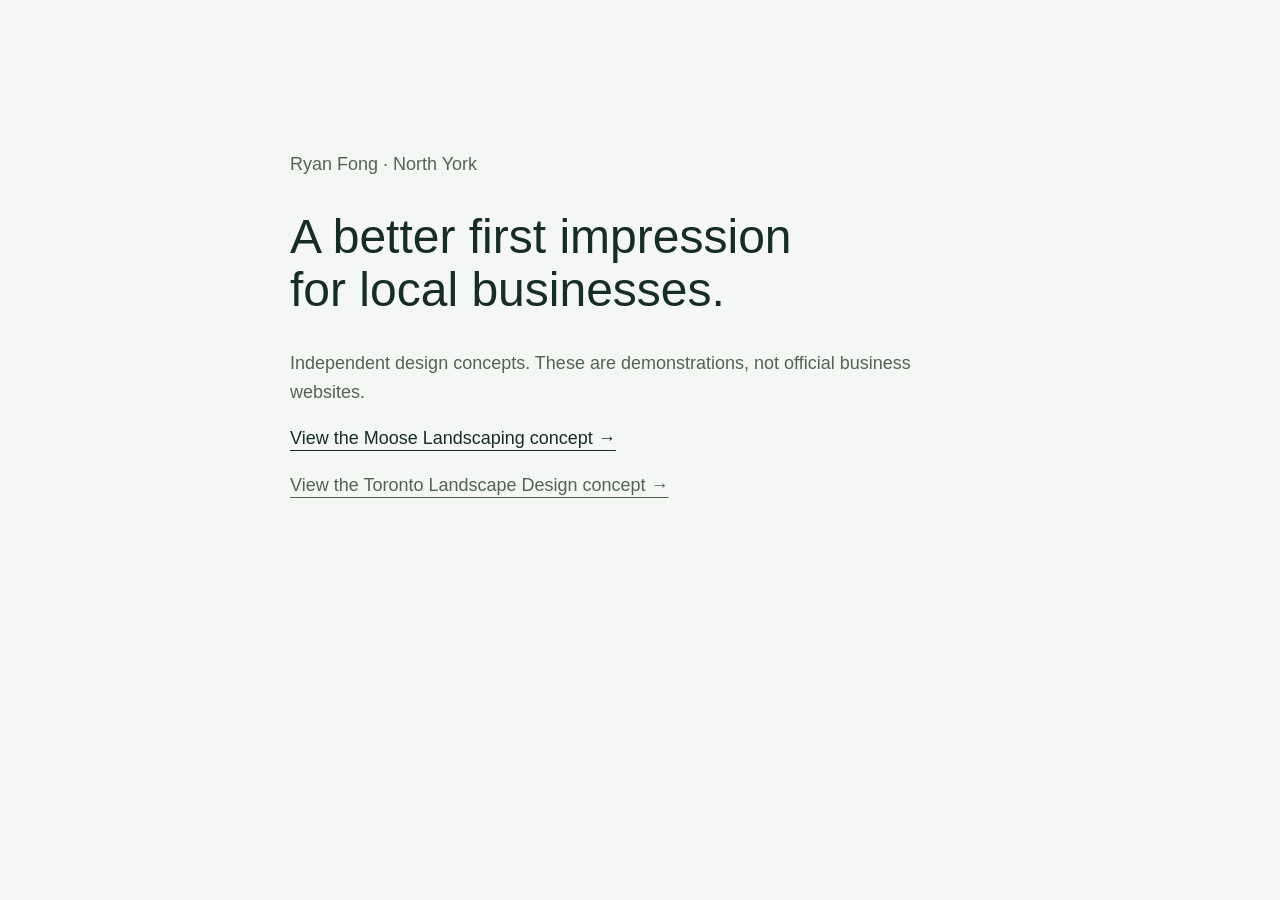
<file: index.html>
<!doctype html><html lang="en"><head><meta charset="utf-8"><meta name="viewport" content="width=device-width,initial-scale=1"><meta name="robots" content="noindex,nofollow"><title>Website concepts · Ryan Fong</title><link rel="icon" href="./assets/favicon.svg"><style>body{font:18px/1.6 Arial,sans-serif;color:#162d24;background:#f5f7f4;max-width:700px;margin:12vh auto;padding:24px}h1{font-weight:400;font-size:48px;line-height:1.1}a{color:inherit;text-underline-offset:6px}a:focus-visible{outline:2px solid #163b31;outline-offset:4px}p{color:#526359}</style></head><body><main><p>Ryan Fong · North York</p><h1>A better first impression<br>for local businesses.</h1><p>Independent design concepts. These are demonstrations, not official business websites.</p><a href="./moose/">View the Moose Landscaping concept →</a><p><a href="./toronto-landscape-design/">View the Toronto Landscape Design concept →</a></p></main></body></html>
</file>
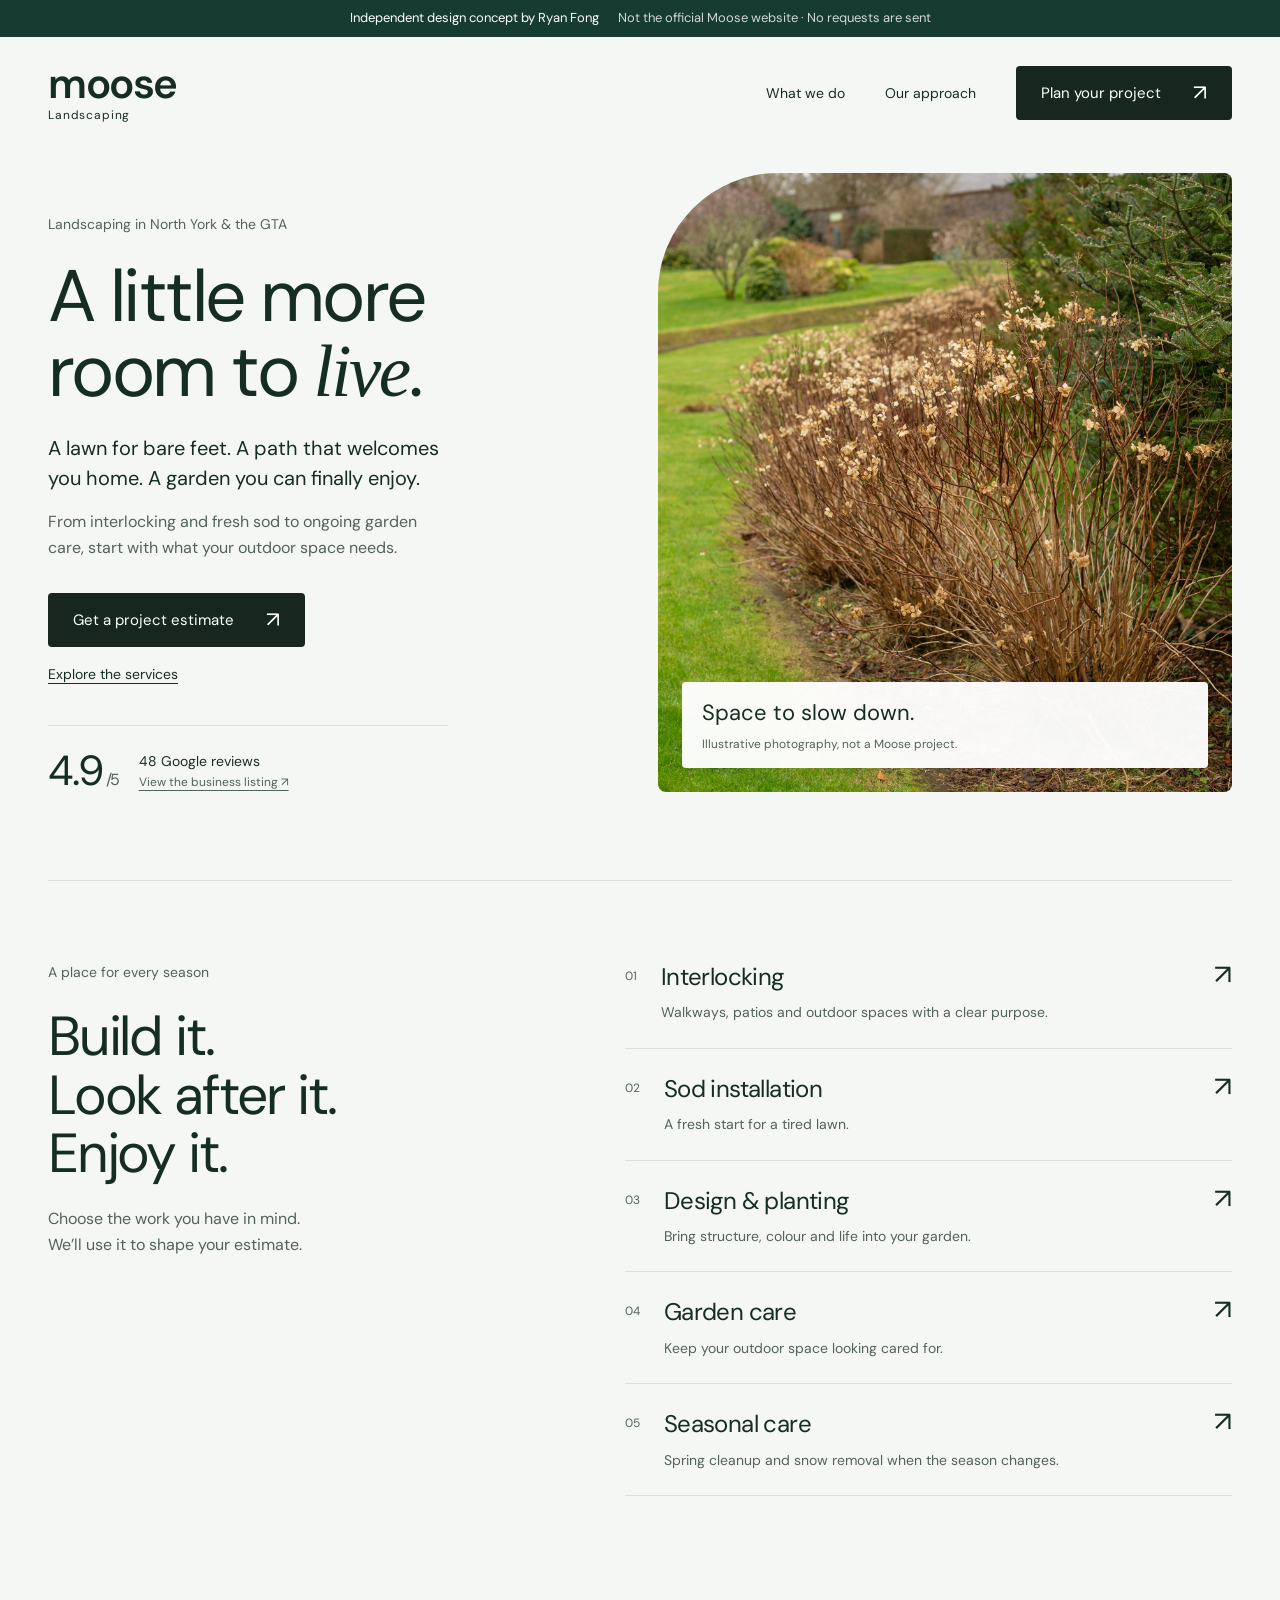
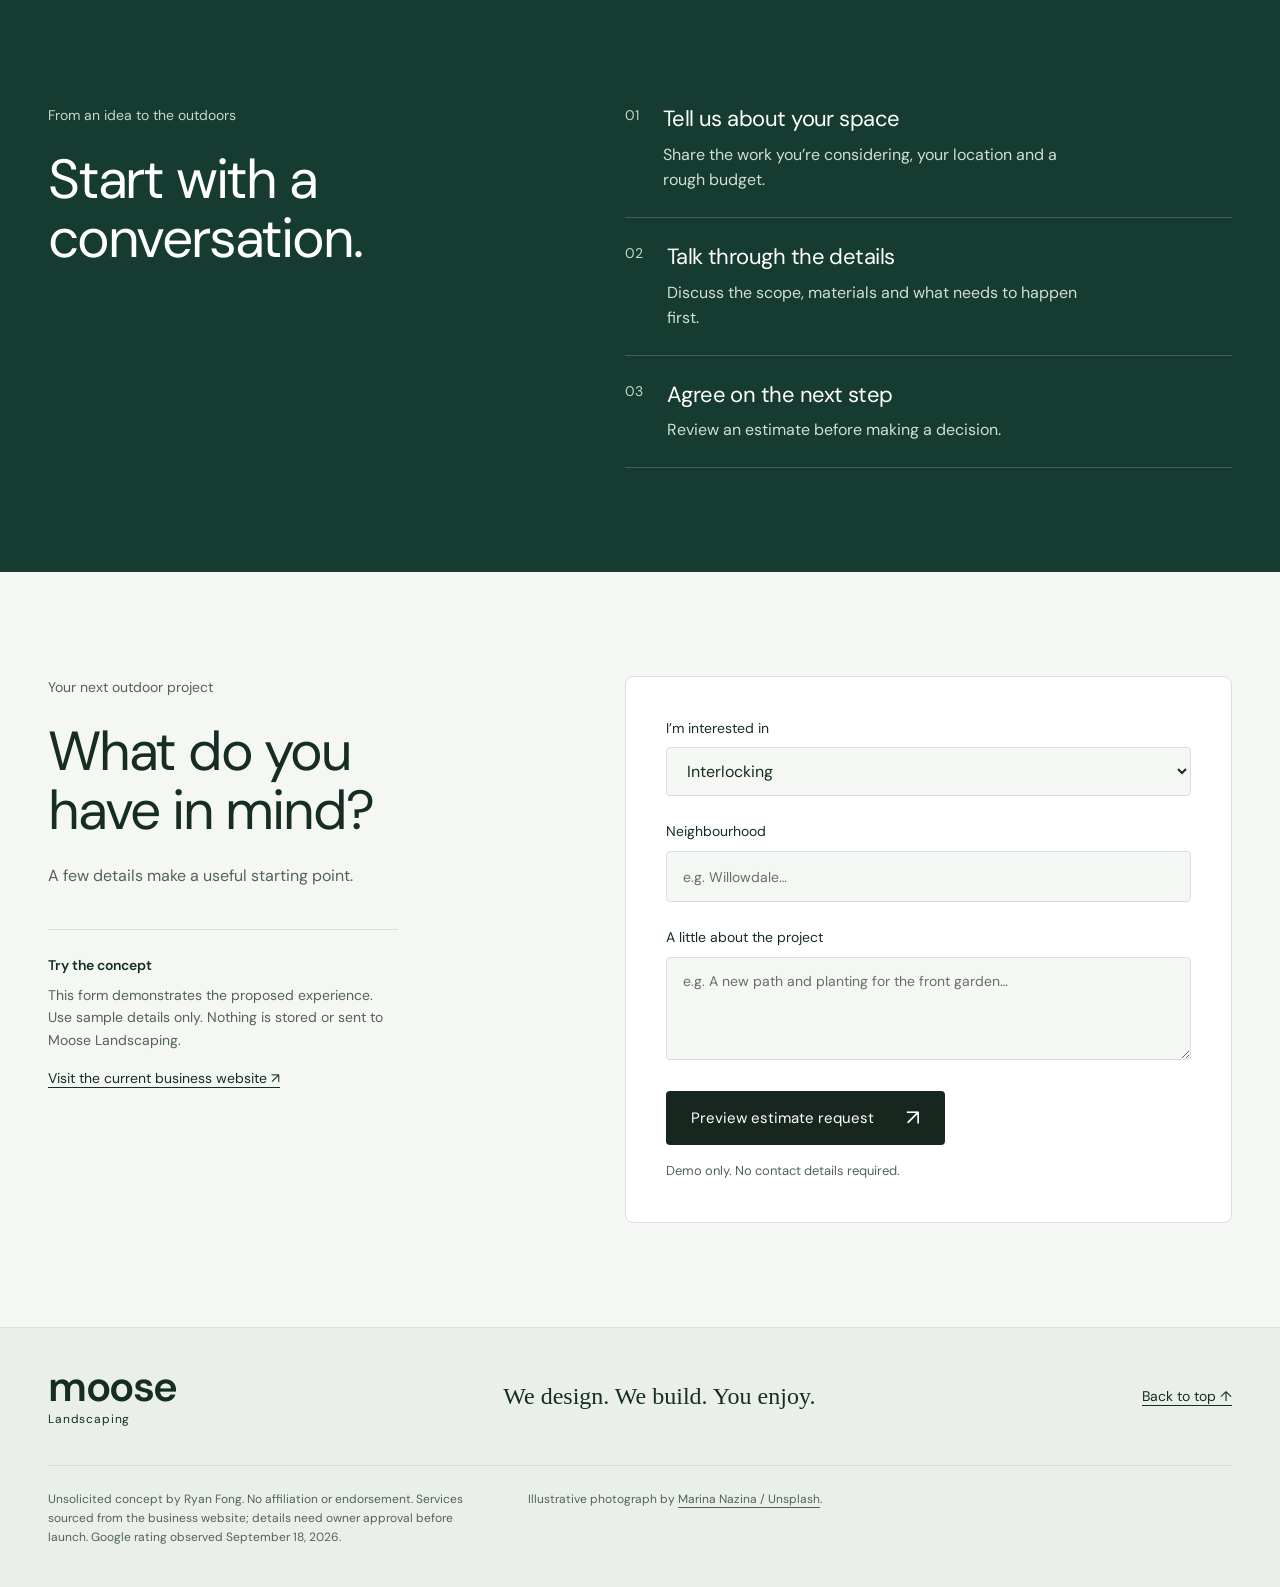
<file: moose/index.html>
<!doctype html>
<html lang="en-CA">
<head>
<meta charset="utf-8"><meta name="viewport" content="width=device-width, initial-scale=1">
<meta name="robots" content="noindex,nofollow"><meta name="theme-color" content="#163b31">
<title>Moose Landscaping — an independent website concept</title>
<meta name="description" content="A website design concept for Moose Landscaping by Ryan Fong. Not an official business website.">
<link rel="preload" href="../assets/dm-sans-regular.ttf" as="font" type="font/ttf" crossorigin><link rel="icon" href="../assets/favicon.svg" type="image/svg+xml"><link rel="stylesheet" href="./style.css">
</head>
<body>
<a class="skip" href="#main">Skip to content</a>
<div class="concept-bar">Independent design concept by Ryan Fong <span>Not the official Moose website · No requests are sent</span></div>
<header class="site-header wrap">
<a class="wordmark" href="#main" aria-label="Moose Landscaping concept home">moose<span>Landscaping</span></a>
<nav aria-label="Main navigation"><a href="#services">What we do</a><a href="#approach">Our approach</a><a class="button dark" href="#estimate">Plan your project <span aria-hidden="true">↗</span></a></nav>
</header>
<main id="main">
<section class="hero wrap">
<div class="hero-copy"><p class="location">Landscaping in North York & the GTA</p><h1>A little more<br>room to <em>live.</em></h1><p class="intro">A lawn for bare feet. A path that welcomes you home. A garden you can finally enjoy.</p><p class="support">From interlocking and fresh sod to ongoing garden care, start with what your outdoor space needs.</p><a class="button dark" href="#estimate">Get a project estimate <span aria-hidden="true">↗</span></a><a class="quiet-link" href="#services">Explore the services</a><div class="review"><span class="score">4.9<span>/5</span></span><div>48 Google reviews<a href="https://www.google.com/maps/search/?api=1&query=Moose+Landscaping+9+Liszt+Gate+North+York" target="_blank" rel="noopener noreferrer">View the business listing ↗</a></div></div></div>
<figure class="hero-image"><img src="../assets/garden.jpg" width="1200" height="1500" alt="A garden path beside a lawn, hydrangeas and layered planting; illustrative stock photography" fetchpriority="high"><figcaption>Space to slow down.<span>Illustrative photography, not a Moose project.</span></figcaption></figure>
</section>
<section class="services wrap" id="services"><div class="section-intro"><p class="section-label">A place for every season</p><h2>Build it.<br>Look after it.<br>Enjoy it.</h2><p>Choose the work you have in mind. We’ll use it to shape your estimate.</p></div><div class="service-list">
<a href="#estimate" data-service="Interlocking"><span class="number">01</span><div><h3>Interlocking</h3><p>Walkways, patios and outdoor spaces with a clear purpose.</p></div><span class="service-arrow" aria-hidden="true">↗</span></a>
<a href="#estimate" data-service="Sod installation"><span class="number">02</span><div><h3>Sod installation</h3><p>A fresh start for a tired lawn.</p></div><span class="service-arrow" aria-hidden="true">↗</span></a>
<a href="#estimate" data-service="Design and planting"><span class="number">03</span><div><h3>Design & planting</h3><p>Bring structure, colour and life into your garden.</p></div><span class="service-arrow" aria-hidden="true">↗</span></a>
<a href="#estimate" data-service="Garden care"><span class="number">04</span><div><h3>Garden care</h3><p>Keep your outdoor space looking cared for.</p></div><span class="service-arrow" aria-hidden="true">↗</span></a>
<a href="#estimate" data-service="Seasonal cleanup or snow removal"><span class="number">05</span><div><h3>Seasonal care</h3><p>Spring cleanup and snow removal when the season changes.</p></div><span class="service-arrow" aria-hidden="true">↗</span></a>
</div></section>
<section class="approach" id="approach"><div class="wrap approach-grid"><div><p class="section-label">From an idea to the outdoors</p><h2>Start with a<br>conversation.</h2></div><ol><li><span>01</span><div><h3>Tell us about your space</h3><p>Share the work you’re considering, your location and a rough budget.</p></div></li><li><span>02</span><div><h3>Talk through the details</h3><p>Discuss the scope, materials and what needs to happen first.</p></div></li><li><span>03</span><div><h3>Agree on the next step</h3><p>Review an estimate before making a decision.</p></div></li></ol></div></section>
<section id="estimate" class="estimate wrap"><div><p class="section-label">Your next outdoor project</p><h2>What do you<br>have in mind?</h2><p class="estimate-copy">A few details make a useful starting point.</p><aside><strong>Try the concept</strong><p>This form demonstrates the proposed experience. Use sample details only. Nothing is stored or sent to Moose Landscaping.</p><a href="https://mooselandscaping.ca/contact/" target="_blank" rel="noopener noreferrer">Visit the current business website ↗</a></aside></div>
<form id="estimate-form"><div class="field"><label for="service">I’m interested in</label><select name="service" id="service"><option>Interlocking</option><option>Sod installation</option><option>Design and planting</option><option>Garden care</option><option>Seasonal cleanup or snow removal</option></select></div><div class="field"><label for="area">Neighbourhood</label><input id="area" name="area" autocomplete="off" placeholder="e.g. Willowdale…" maxlength="100"></div><div class="field"><label for="details">A little about the project</label><textarea id="details" name="details" rows="3" autocomplete="off" placeholder="e.g. A new path and planting for the front garden…" maxlength="1000"></textarea></div><button class="button dark" type="submit">Preview estimate request <span aria-hidden="true">↗</span></button><p class="form-note">Demo only. No contact details required.</p><div id="confirmation" class="confirmation" role="status" tabindex="-1" hidden></div></form></section>
</main>
<footer><div class="wrap footer-top"><a class="wordmark" href="#main">moose<span>Landscaping</span></a><p>We design. We build. You enjoy.</p><a href="#main">Back to top ↑</a></div><div class="wrap legal"><p>Unsolicited concept by Ryan Fong. No affiliation or endorsement. Services sourced from the business website; details need owner approval before launch. Google rating observed September 18, 2026.</p><p>Illustrative photograph by <a href="https://unsplash.com/photos/ZsDPaogSt5k" target="_blank" rel="noopener noreferrer">Marina Nazina / Unsplash</a>.</p></div></footer>
<script src="./app.js"></script>
</body></html>
</file>
<file: moose/style.css>
@font-face{font-family:"DM Sans";src:url(../assets/dm-sans-regular.ttf) format("truetype");font-weight:400;font-display:swap}@font-face{font-family:"DM Sans";src:url(../assets/dm-sans-semibold.ttf) format("truetype");font-weight:600;font-display:swap}
:root{--ink:#162d24;--muted:#526359;--paper:#f5f7f4;--white:#fff;--line:#d9e0d9;--forest:#163b31;--ring:#1a5d41;--radius:8px;--section:104px}*{box-sizing:border-box;border-color:var(--line)}html{scroll-behavior:smooth;scroll-padding-top:24px}body{margin:0;background:var(--paper);color:var(--ink);font-family:"DM Sans",Arial,sans-serif;font-size:16px;line-height:1.6;-webkit-font-smoothing:antialiased}a{color:inherit;text-underline-offset:4px}button,input,select,textarea{font:inherit}a,button{touch-action:manipulation}a:focus-visible,button:focus-visible,input:focus-visible,select:focus-visible,textarea:focus-visible{outline:2px solid var(--ring);outline-offset:4px}h1,h2,h3,p,figure{margin:0}h1,h2,h3{font-weight:400;text-wrap:balance}h1{font-size:clamp(48px,5.7vw,84px);line-height:1.03;letter-spacing:-.035em;margin:24px 0}h1 em{font-family:Georgia,serif;font-weight:400}h2{font-size:clamp(40px,4.3vw,60px);line-height:1.06;letter-spacing:-.04em}h3{font-size:24px;line-height:1.35;letter-spacing:-.025em}.wrap{width:min(1280px,calc(100% - 96px));margin-inline:auto}.skip{position:absolute;top:-80px;left:16px;background:white;padding:12px;z-index:50}.skip:focus{top:8px}.concept-bar{background:var(--forest);color:white;text-align:center;padding:8px 24px;font-size:13px}.concept-bar span{opacity:.8;margin-left:16px}.site-header{display:flex;justify-content:space-between;align-items:center;min-height:112px;gap:32px}.wordmark{font-size:42px;letter-spacing:-.035em;text-decoration:none;line-height:.9;font-weight:600;display:inline-block}.wordmark span{display:block;font-size:12px;letter-spacing:.07em;font-weight:400;margin-top:8px}nav{display:flex;align-items:center;gap:40px}nav>a{text-decoration:none;font-size:14px}nav>a:not(.button):hover,.quiet-link:hover{color:#4b725a;text-decoration:underline}.button{display:inline-flex;gap:32px;align-items:center;justify-content:space-between;min-height:52px;padding:14px 24px;border:1px solid transparent;border-radius:4px;text-decoration:none;font-size:15px;cursor:pointer;transition:background-color .2s,color .2s}.button.dark{background:#17261f;color:white}.button.dark:hover{background:#345342}.button span{font-size:22px;line-height:1}.hero{display:grid;grid-template-columns:1fr 1.05fr;gap:64px;align-items:stretch;padding:24px 0 88px}.hero-copy{padding:40px 0 0}.location,.section-label{font-size:14px;color:var(--muted)}.intro{font-size:20px;line-height:1.5;max-width:400px;margin:0 0 16px}.support{max-width:400px;color:var(--muted);margin-bottom:32px}.quiet-link{display:block;width:fit-content;margin-top:16px;font-size:14px}.hero-image{position:relative;min-height:600px;border-radius:120px 8px 8px 8px;overflow:hidden;background:#d9e3d4}.hero-image img{width:100%;height:100%;position:absolute;object-fit:cover}.hero-image figcaption{position:absolute;bottom:24px;left:24px;right:24px;background:rgba(255,255,255,.96);padding:16px 20px;border-radius:4px;font-size:22px;line-height:1.35}.hero-image figcaption span{display:block;font-size:12px;color:var(--muted);margin-top:8px}.review{display:flex;gap:20px;align-items:center;margin-top:40px;padding-top:24px;border-top:1px solid var(--line);max-width:400px;font-size:14px}.score{font-size:42px;letter-spacing:-.04em;line-height:1}.score>span{font-size:16px;color:var(--muted);margin-left:4px}.review a{display:block;font-size:12px;color:var(--muted)}.services{display:grid;grid-template-columns:.9fr 1.1fr;gap:80px;padding:80px 0 var(--section);border-top:1px solid var(--line)}.section-intro .section-label{margin-bottom:24px}.section-intro>p:last-child{max-width:280px;margin-top:24px;color:var(--muted)}.service-list>a{display:flex;gap:24px;align-items:flex-start;padding:24px 0;border-bottom:1px solid var(--line);text-decoration:none}.service-list>a:first-child{padding-top:0}.service-list>a:hover h3{text-decoration:underline}.service-list p{font-size:14px;color:var(--muted);margin-top:8px}.number{font-size:12px;color:var(--muted);padding-top:6px}.service-arrow{margin-left:auto;font-size:28px;line-height:1}.approach{background:var(--forest);color:white;padding:var(--section) 0}.approach .section-label{color:#c3d7cc;margin-bottom:24px}.approach-grid{display:grid;grid-template-columns:.9fr 1.1fr;gap:80px}.approach ol{list-style:none;padding:0;margin:0}.approach li{display:flex;gap:24px;padding:24px 0;border-bottom:1px solid #ffffff30}.approach li:first-child{padding-top:0}.approach li>span{color:#c3d7cc;font-size:14px}.approach h3{font-size:22px}.approach li p{color:#d0dfd4;font-size:16px;max-width:420px;margin-top:8px}.estimate{display:grid;grid-template-columns:.9fr 1.1fr;gap:80px;padding-block:var(--section)}.estimate .section-label{margin-bottom:24px}.estimate-copy{margin-top:24px;color:var(--muted)}aside{border-top:1px solid var(--line);padding-top:24px;margin-top:40px;max-width:350px;font-size:14px}aside strong{font-weight:600}aside p{color:var(--muted);margin:8px 0 16px}form{background:white;border:1px solid var(--line);padding:40px;border-radius:var(--radius)}.field{margin-bottom:24px}label{display:block;font-size:14px;margin-bottom:8px}input,select,textarea{background:var(--paper);color:var(--ink);width:100%;border:1px solid var(--line);padding:12px 16px;border-radius:4px;min-height:48px}textarea{resize:vertical}input::placeholder,textarea::placeholder{color:#637069;font-size:14px}.form-note{font-size:13px;color:var(--muted);margin-top:16px}.confirmation{margin-top:24px;padding:16px;border:1px solid var(--line);background:var(--paper);font-size:14px}footer{border-top:1px solid var(--line);padding:40px 0;background:#eaf0e9}.footer-top{display:flex;justify-content:space-between;gap:32px;align-items:center}.footer-top>p{font-family:Georgia,serif;font-size:24px}.footer-top>a:last-child{font-size:14px}.legal{font-size:12px;color:var(--muted);display:flex;gap:64px;margin-top:40px;padding-top:24px;border-top:1px solid var(--line)}.legal>p:first-child{max-width:52ch}section{scroll-margin-top:24px}@media(min-width:1500px){.hero{gap:96px}}@media(max-width:900px){.wrap{width:calc(100% - 48px)}nav{gap:24px}.hero{gap:32px}.hero-image{min-height:580px}.hero-copy{padding-top:24px}.services,.approach-grid,.estimate{gap:40px;grid-template-columns:1fr 1.15fr}form{padding:24px}.concept-bar span{display:block;margin:0}h1{font-size:58px}.footer-top>p{font-size:20px}}@media(max-width:800px){:root{--section:64px}.site-header{min-height:96px;gap:16px}.wordmark{font-size:36px}nav>a:not(.button){display:none}nav .button{font-size:13px;gap:12px;padding:12px 16px;min-height:44px}.wrap{width:calc(100% - 40px)}.concept-bar{padding:8px 20px;font-size:12px}.hero{grid-template-columns:1fr;padding:8px 0 56px;gap:32px}.hero-copy{padding:16px 0 0}h1{font-size:60px;margin:20px 0}.intro{font-size:18px}.support{font-size:16px}.hero-image{min-height:420px;order:2;border-radius:80px 8px 8px 8px}.hero-image figcaption{left:16px;right:16px;bottom:16px;padding:16px}.review{margin-top:24px;padding-top:20px}.services,.approach-grid,.estimate{grid-template-columns:1fr;gap:40px}.services{padding-top:56px}.section-intro h2 br{display:none}.section-intro h2{max-width:300px}.section-intro>p:last-child{max-width:100%}.service-list>a{gap:16px}.service-list h3{font-size:22px}.approach h2{font-size:48px}.estimate h2{font-size:48px}aside{max-width:100%;margin-top:24px}.footer-top{flex-wrap:wrap;gap:24px}.footer-top>p{font-size:18px}.legal{display:block;margin-top:32px}.legal p+p{margin-top:16px}}@media(prefers-reduced-motion:reduce){html{scroll-behavior:auto}*{transition:none!important}}
</file>
